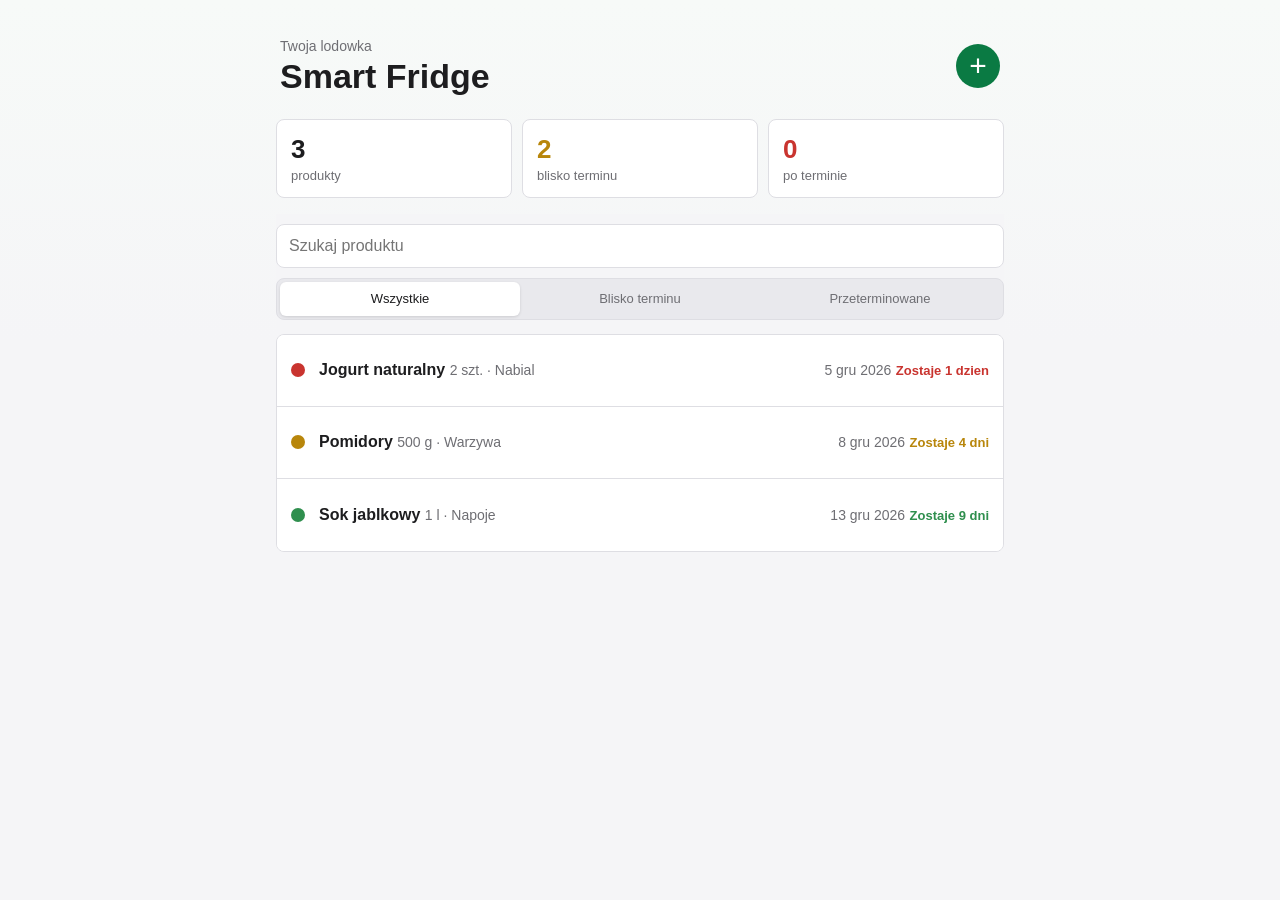
<file: index.html>
<!doctype html>
<html lang="pl">
<head>
  <meta charset="utf-8">
  <meta name="viewport" content="width=device-width, initial-scale=1">
  <title>Smart Fridge</title>
  <meta name="theme-color" content="#0a7a43">
  <meta name="apple-mobile-web-app-capable" content="yes">
  <meta name="apple-mobile-web-app-title" content="Smart Fridge">
  <link rel="manifest" href="./manifest.webmanifest">
  <link rel="stylesheet" href="./styles.css">
</head>
<body>
  <main class="app-shell">
    <header class="top-bar">
      <div>
        <p class="eyebrow">Twoja lodowka</p>
        <h1>Smart Fridge</h1>
      </div>
      <button class="icon-button primary" id="openAdd" aria-label="Dodaj produkt">+</button>
    </header>

    <section class="summary-grid" aria-label="Podsumowanie">
      <article class="summary-tile">
        <span id="totalCount">0</span>
        <p>produkty</p>
      </article>
      <article class="summary-tile warning">
        <span id="soonCount">0</span>
        <p>blisko terminu</p>
      </article>
      <article class="summary-tile danger">
        <span id="expiredCount">0</span>
        <p>po terminie</p>
      </article>
    </section>

    <section class="controls" aria-label="Wyszukiwanie i filtry">
      <input id="searchInput" type="search" placeholder="Szukaj produktu">
      <div class="segments" role="tablist" aria-label="Filtr produktow">
        <button class="segment active" data-filter="all">Wszystkie</button>
        <button class="segment" data-filter="soon">Blisko terminu</button>
        <button class="segment" data-filter="expired">Przeterminowane</button>
      </div>
    </section>

    <section class="list-section" aria-label="Lista produktow">
      <div id="foodList" class="food-list"></div>
      <div id="emptyState" class="empty-state" hidden>
        <div class="empty-icon">SF</div>
        <h2>Brak produktow</h2>
        <p>Dodaj pierwszy produkt i pilnuj terminow waznosci.</p>
      </div>
    </section>
  </main>

  <dialog id="foodDialog">
    <form method="dialog" class="food-form" id="foodForm">
      <header>
        <h2 id="dialogTitle">Dodaj produkt</h2>
        <button class="icon-button ghost" value="cancel" aria-label="Zamknij">x</button>
      </header>

      <input type="hidden" id="itemId">

      <section class="barcode-box" aria-label="Kod kreskowy">
        <label>
          Kod kreskowy
          <input id="barcodeInput" type="text" inputmode="numeric" placeholder="np. 5900783000424">
        </label>
        <div class="barcode-actions">
          <button class="secondary neutral" type="button" id="lookupButton">Pobierz dane</button>
          <button class="secondary neutral" type="button" id="scanButton">Skanuj</button>
          <button class="secondary neutral" type="button" id="photoScanButton">Zdjecie kodu</button>
        </div>
        <input id="photoScanInput" type="file" accept="image/*" capture="environment" hidden>
        <p class="lookup-status" id="lookupStatus" role="status"></p>
      </section>

      <section class="scanner-panel" id="scannerPanel" hidden>
        <video id="scannerVideo" playsinline muted></video>
        <canvas id="scannerCanvas" hidden></canvas>
        <button class="secondary neutral" type="button" id="stopScanButton">Zamknij skaner</button>
      </section>

      <label>
        Nazwa produktu
        <input id="nameInput" type="text" required placeholder="np. Jogurt naturalny">
      </label>

      <label>
        Ilosc
        <input id="quantityInput" type="text" placeholder="np. 2 szt.">
      </label>

      <label>
        Data waznosci
        <input id="dateInput" type="date" required>
      </label>

      <label>
        Kategoria
        <select id="categoryInput">
          <option>Nabial</option>
          <option>Mieso</option>
          <option>Warzywa</option>
          <option>Owoce</option>
          <option>Napoje</option>
          <option>Gotowe dania</option>
          <option>Inne</option>
        </select>
      </label>

      <footer>
        <button class="secondary" type="button" id="deleteButton" hidden>Usun</button>
        <button class="primary action" type="submit">Zapisz</button>
      </footer>
    </form>
  </dialog>

  <script src="./app.js"></script>
</body>
</html>
</file>
<file: styles.css>
:root {
  color-scheme: light;
  --bg: #f5f5f7;
  --surface: #ffffff;
  --text: #1d1d1f;
  --muted: #6e6e73;
  --border: #dedee3;
  --green: #2f8f4e;
  --yellow: #b8860b;
  --red: #c9342f;
  --accent: #0a7a43;
  --shadow: 0 18px 55px rgba(0, 0, 0, 0.08);
}

* {
  box-sizing: border-box;
}

body {
  margin: 0;
  min-height: 100vh;
  background: linear-gradient(180deg, #f7faf8 0%, var(--bg) 38%);
  color: var(--text);
  font-family: -apple-system, BlinkMacSystemFont, "SF Pro Text", "Segoe UI", sans-serif;
}

button,
input,
select {
  font: inherit;
}

.app-shell {
  width: min(760px, 100%);
  margin: 0 auto;
  padding: 24px 16px 40px;
}

.top-bar {
  display: flex;
  align-items: center;
  justify-content: space-between;
  gap: 16px;
  padding: 14px 4px 18px;
}

.eyebrow {
  margin: 0 0 4px;
  color: var(--muted);
  font-size: 14px;
}

h1,
h2,
p {
  margin: 0;
}

h1 {
  font-size: 34px;
  line-height: 1.08;
}

.icon-button {
  display: inline-grid;
  place-items: center;
  width: 44px;
  height: 44px;
  border: 0;
  border-radius: 50%;
  cursor: pointer;
}

.icon-button.primary,
.primary.action {
  background: var(--accent);
  color: white;
}

.icon-button.primary {
  font-size: 30px;
  line-height: 1;
}

.icon-button.ghost {
  background: #f0f0f2;
  color: var(--muted);
}

.summary-grid {
  display: grid;
  grid-template-columns: repeat(3, 1fr);
  gap: 10px;
  margin: 6px 0 16px;
}

.summary-tile {
  min-width: 0;
  padding: 14px;
  background: var(--surface);
  border: 1px solid var(--border);
  border-radius: 8px;
}

.summary-tile span {
  display: block;
  font-size: 26px;
  font-weight: 750;
}

.summary-tile p {
  margin-top: 3px;
  color: var(--muted);
  font-size: 13px;
}

.summary-tile.warning span {
  color: var(--yellow);
}

.summary-tile.danger span {
  color: var(--red);
}

.controls {
  position: sticky;
  top: 0;
  z-index: 5;
  display: grid;
  gap: 10px;
  padding: 10px 0 14px;
  background: rgba(245, 245, 247, 0.92);
  backdrop-filter: blur(18px);
}

input,
select {
  width: 100%;
  min-height: 44px;
  padding: 10px 12px;
  border: 1px solid var(--border);
  border-radius: 8px;
  background: white;
  color: var(--text);
}

.segments {
  display: grid;
  grid-template-columns: repeat(3, 1fr);
  padding: 3px;
  border: 1px solid var(--border);
  border-radius: 8px;
  background: #e9e9ed;
}

.segment {
  min-height: 34px;
  padding: 7px 8px;
  border: 0;
  border-radius: 6px;
  background: transparent;
  color: var(--muted);
  cursor: pointer;
  font-size: 13px;
}

.segment.active {
  background: white;
  color: var(--text);
  box-shadow: 0 1px 3px rgba(0, 0, 0, 0.12);
}

.food-list {
  overflow: hidden;
  background: white;
  border: 1px solid var(--border);
  border-radius: 8px;
}

.food-row {
  display: grid;
  grid-template-columns: 14px 1fr auto;
  gap: 14px;
  align-items: center;
  width: 100%;
  min-height: 72px;
  padding: 12px 14px;
  border: 0;
  border-bottom: 1px solid var(--border);
  background: white;
  color: inherit;
  text-align: left;
  cursor: pointer;
}

.food-row:last-child {
  border-bottom: 0;
}

.status-dot {
  width: 14px;
  height: 14px;
  border-radius: 50%;
}

.food-main {
  min-width: 0;
}

.food-name {
  overflow: hidden;
  font-weight: 700;
  text-overflow: ellipsis;
  white-space: nowrap;
}

.food-meta,
.food-date {
  margin-top: 4px;
  color: var(--muted);
  font-size: 14px;
}

.food-side {
  text-align: right;
}

.food-days {
  margin-top: 4px;
  font-size: 13px;
  font-weight: 650;
}

.fresh {
  color: var(--green);
}

.soon {
  color: var(--yellow);
}

.critical {
  color: var(--red);
}

.fresh-bg {
  background: var(--green);
}

.soon-bg {
  background: var(--yellow);
}

.critical-bg {
  background: var(--red);
}

.empty-state {
  padding: 46px 18px;
  text-align: center;
  color: var(--muted);
}

.empty-icon {
  display: grid;
  place-items: center;
  width: 58px;
  height: 58px;
  margin: 0 auto 14px;
  border-radius: 8px;
  background: white;
  border: 1px solid var(--border);
  color: var(--accent);
  font-weight: 800;
}

.empty-state h2 {
  margin-bottom: 6px;
  color: var(--text);
  font-size: 21px;
}

dialog {
  width: min(440px, calc(100% - 24px));
  padding: 0;
  border: 0;
  border-radius: 8px;
  box-shadow: var(--shadow);
}

dialog::backdrop {
  background: rgba(0, 0, 0, 0.35);
}

.food-form {
  display: grid;
  gap: 14px;
  padding: 18px;
}

.food-form header,
.food-form footer {
  display: flex;
  align-items: center;
  justify-content: space-between;
  gap: 12px;
}

.food-form label {
  display: grid;
  gap: 7px;
  color: var(--muted);
  font-size: 14px;
}

.food-form label input,
.food-form label select {
  color: var(--text);
}

.food-form footer {
  margin-top: 4px;
}

.secondary,
.primary.action {
  min-height: 42px;
  padding: 0 16px;
  border: 0;
  border-radius: 8px;
  cursor: pointer;
  font-weight: 700;
}

.secondary {
  background: #f0f0f2;
  color: var(--red);
}

.secondary.neutral {
  color: var(--text);
}

.barcode-box {
  display: grid;
  gap: 10px;
  padding: 12px;
  border: 1px solid var(--border);
  border-radius: 8px;
  background: #fafafa;
}

.barcode-actions {
  display: grid;
  grid-template-columns: repeat(3, 1fr);
  gap: 8px;
}

.lookup-status {
  min-height: 18px;
  color: var(--muted);
  font-size: 13px;
}

.lookup-status.error {
  color: var(--red);
}

.lookup-status.success {
  color: var(--green);
}

.scanner-panel {
  display: grid;
  gap: 10px;
}

.scanner-panel[hidden] {
  display: none;
}

#scannerVideo {
  width: 100%;
  aspect-ratio: 4 / 3;
  border-radius: 8px;
  background: #111;
  object-fit: cover;
}

@media (max-width: 560px) {
  .summary-grid {
    grid-template-columns: 1fr;
  }

  .segments {
    grid-template-columns: 1fr;
  }

  .barcode-actions {
    grid-template-columns: 1fr;
  }

  .food-row {
    grid-template-columns: 14px 1fr;
  }

  .food-side {
    grid-column: 2;
    text-align: left;
  }
}
</file>
